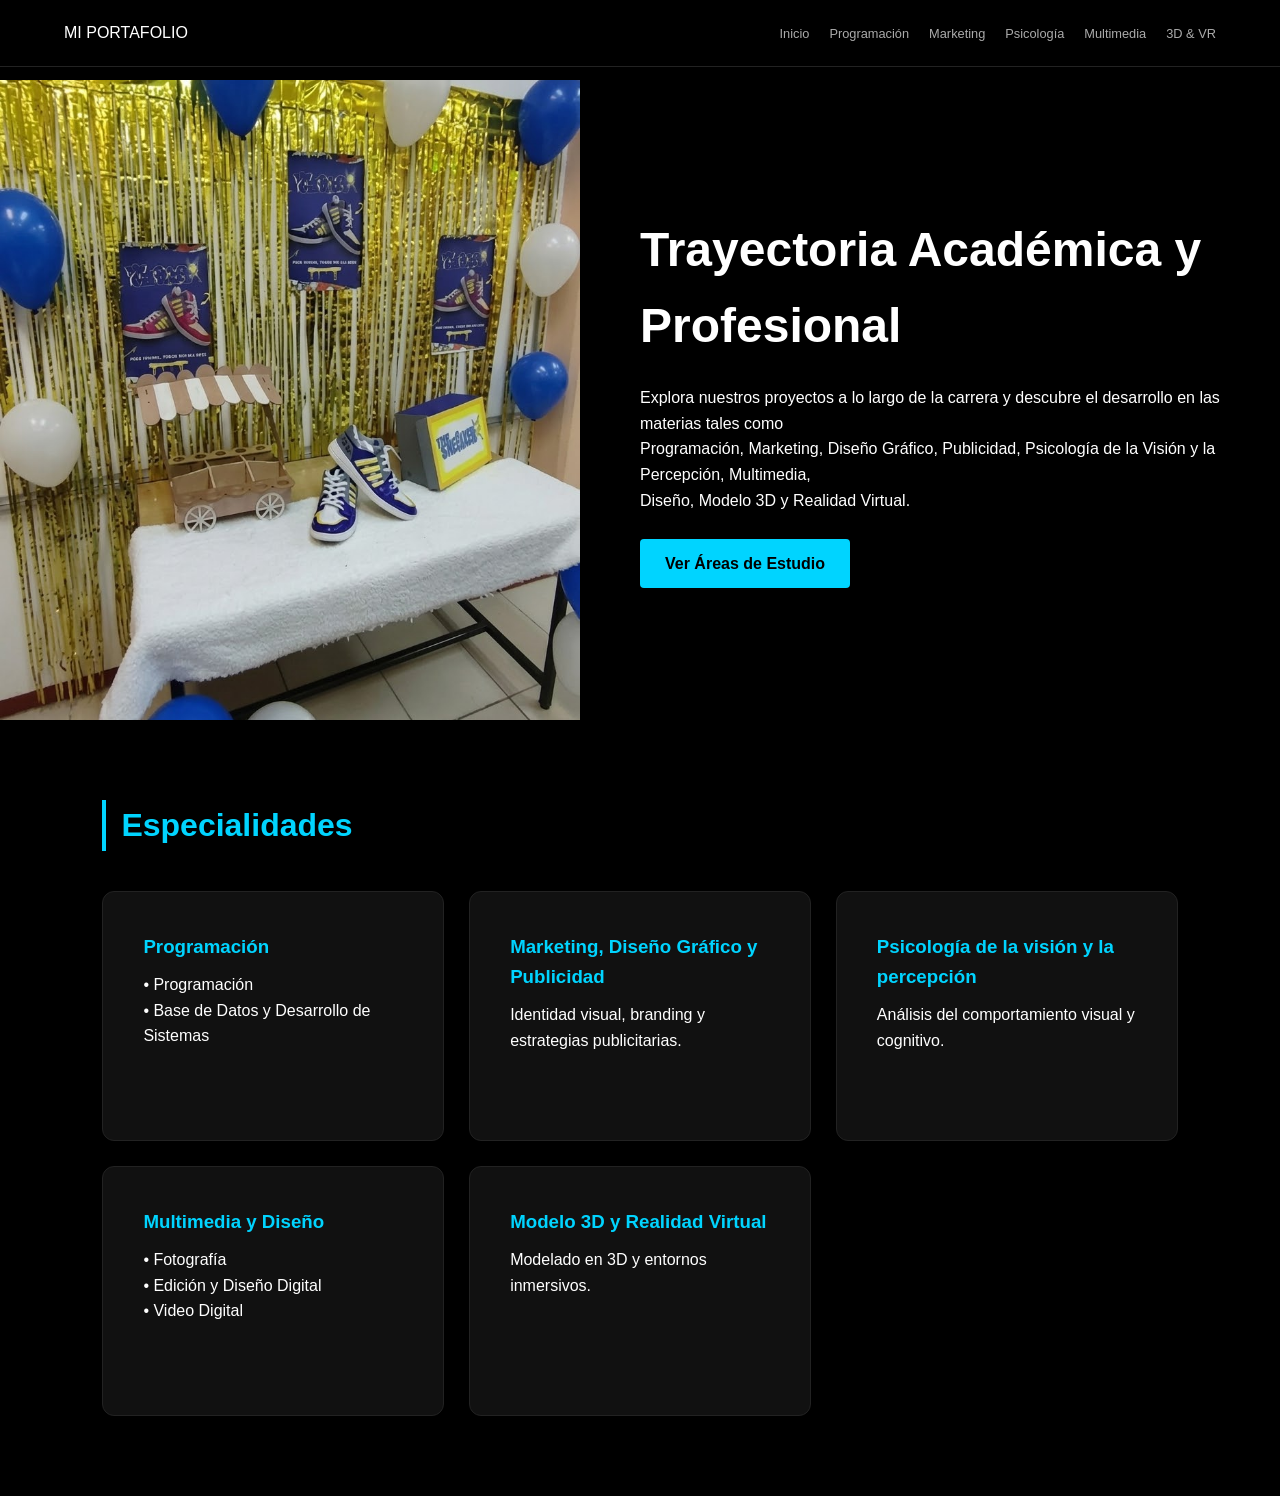
<file: index.html>
<!DOCTYPE html>
<html lang="es">
<head>
    <meta charset="UTF-8">
    <meta name="viewport" content="width=device-width, initial-scale=1.0">
    <title>Trayectoria Académica y Profesional</title>
    <link rel="stylesheet" href="style.css">
</head>
<body>

    <nav class="navbar">
        <div class="logo">MI PORTAFOLIO</div>
        <ul>
            <li><a href="index.html">Inicio</a></li>
            <li><a href="programacion.html">Programación</a></li>
            <li><a href="marketing.html">Marketing</a></li>
            <li><a href="psicologia.html">Psicología</a></li>
            <li><a href="multimedia.html">Multimedia</a></li>
            <li><a href="modelo3d.html">3D & VR</a></li>
        </ul>
    </nav>

    <header class="hero">
        <div class="hero-split">
            <div class="hero-image">
                <img src="assets/termix.jpeg" alt="Exposición de Proyectos">
            </div>
            <div class="hero-text">
                <h1>Trayectoria Académica y Profesional</h1>
                <p>Explora nuestros proyectos a lo largo de la carrera y descubre el desarrollo en las materias tales como </p>
		<p>Programación, Marketing, Diseño Gráfico, Publicidad, Psicología de la Visión y la Percepción, Multimedia,</p>
		<p>Diseño, Modelo 3D y Realidad Virtual.</p>
<br>
                <a href="#areas" class="btn-primary">Ver Áreas de Estudio</a>
            </div>
        </div>
    </header>

    <section id="areas" class="container">
        <h2 class="section-title">Especialidades</h2>
        <div class="gallery-grid">
            
            <a href="programacion.html" class="card-materia">
                <div class="overlay">
                    <h3>Programación</h3>
                    <p>• Programación<br>• Base de Datos y Desarrollo de Sistemas</p>
                </div>
            </a>

            <a href="marketing.html" class="card-materia">
                <div class="overlay">
                    <h3>Marketing, Diseño Gráfico y Publicidad</h3>
                    <p>Identidad visual, branding y estrategias publicitarias.</p>
                </div>
            </a>

            <a href="psicologia.html" class="card-materia">
                <div class="overlay">
                    <h3>Psicología de la visión y la percepción</h3>
                    <p>Análisis del comportamiento visual y cognitivo.</p>
                </div>
            </a>

            <a href="multimedia.html" class="card-materia">
                <div class="overlay">
                    <h3>Multimedia y Diseño</h3>
                    <p>• Fotografía<br>• Edición y Diseño Digital<br>• Video Digital</p>
                </div>
            </a>

            <a href="modelo3d.html" class="card-materia">
                <div class="overlay">
                    <h3>Modelo 3D y Realidad Virtual</h3>
                    <p>Modelado en 3D y entornos inmersivos.</p>
                </div>
            </a>

        </div>
    </section>

    <script src="script.js"></script>
</body>
</html>
</file>
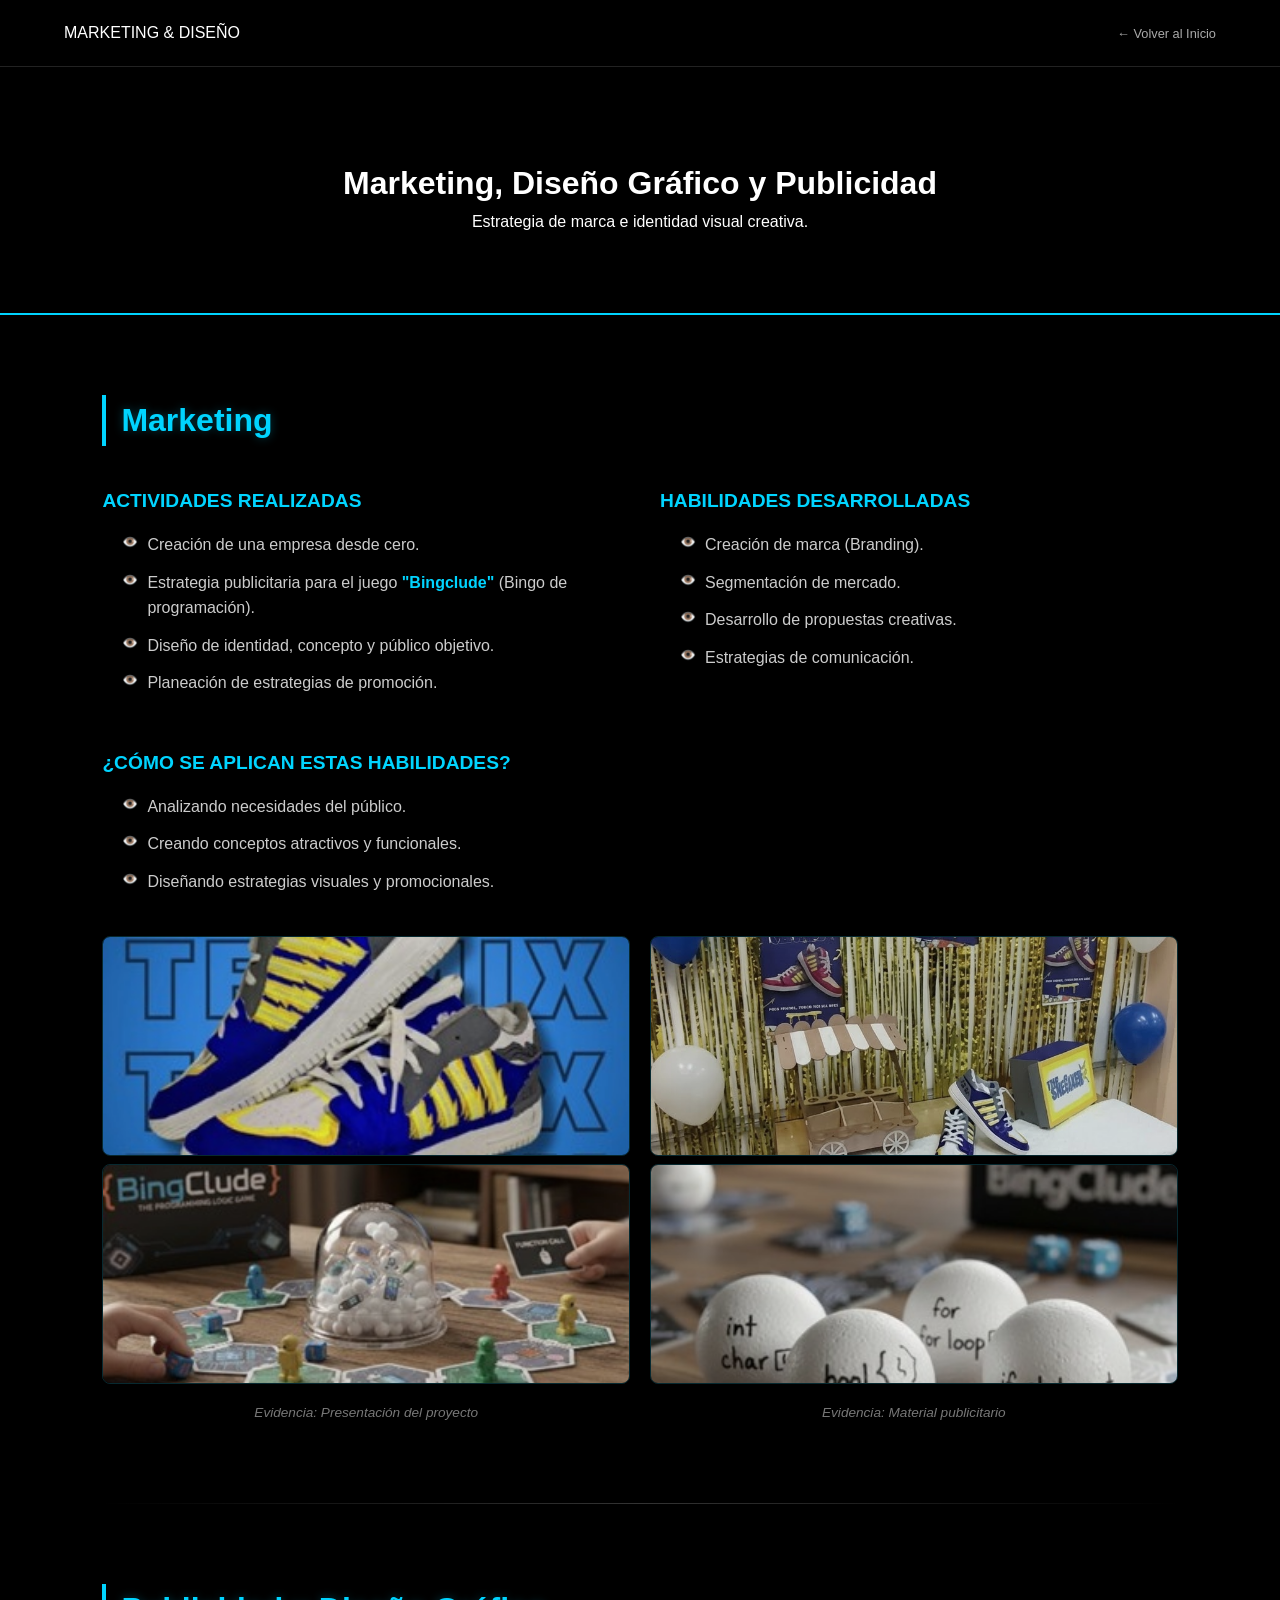
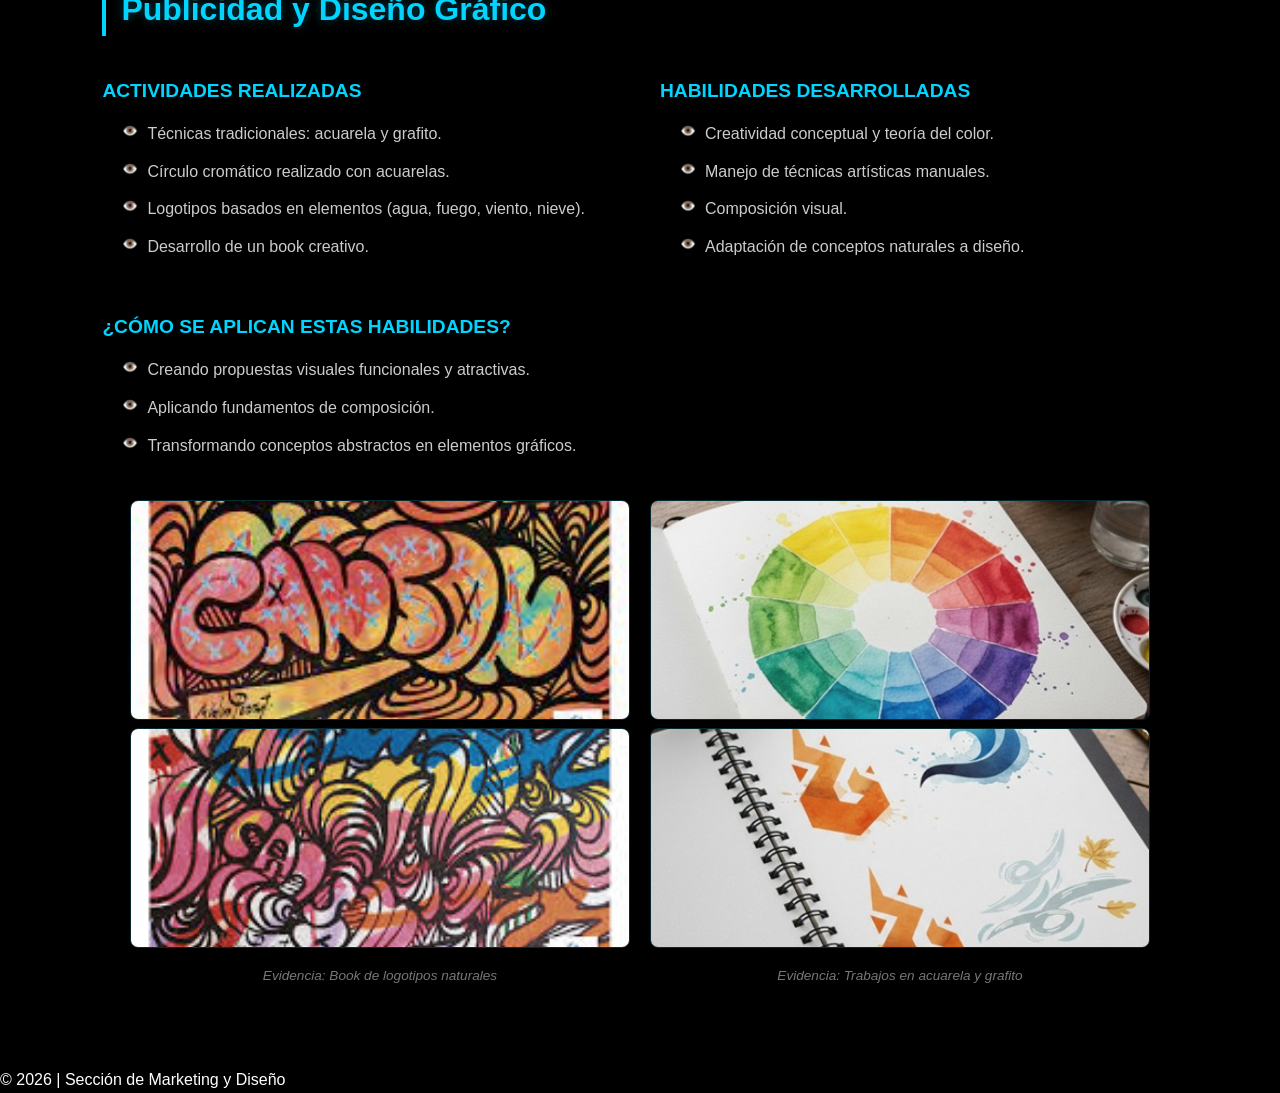
<file: marketing.html>
<!DOCTYPE html>
<html lang="es">
<head>
    <meta charset="UTF-8">
    <meta name="viewport" content="width=device-width, initial-scale=1.0">
    <title>Marketing y Diseño | Portafolio</title>
    <link rel="stylesheet" href="style.css">
</head>
<body>

    <nav class="navbar">
        <div class="logo">MARKETING & DISEÑO</div>
        <ul><li><a href="index.html">← Volver al Inicio</a></li></ul>
    </nav>

    <header class="hero-small">
        <div class="hero-content">
            <h1>Marketing, Diseño Gráfico y Publicidad</h1>
            <p>Estrategia de marca e identidad visual creativa.</p>
        </div>
    </header>

    <main class="container">
        
        <section class="info-block">
            <h2 class="section-title">Marketing</h2>
            <div class="grid-info">
                <div class="column">
                    <h3>Actividades Realizadas</h3>
                    <ul>
                        <li>Creación de una empresa desde cero.</li>
                        <li>Estrategia publicitaria para el juego <strong>"Bingclude"</strong> (Bingo de programación).</li>
                        <li>Diseño de identidad, concepto y público objetivo.</li>
                        <li>Planeación de estrategias de promoción.</li>
                    </ul>
                </div>
                <div class="column">
                    <h3>Habilidades Desarrolladas</h3>
                    <ul>
                        <li>Creación de marca (Branding).</li>
                        <li>Segmentación de mercado.</li>
                        <li>Desarrollo de propuestas creativas.</li>
                        <li>Estrategias de comunicación.</li>
                    </ul>
                </div>
                <div class="column">
                    <h3>¿Cómo se aplican estas habilidades?</h3>
                    <ul>
                        <li>Analizando necesidades del público.</li>
                        <li>Creando conceptos atractivos y funcionales.</li>
                        <li>Diseñando estrategias visuales y promocionales.</li>
                    </ul>
                </div>
            </div>
            <div class="evidence-grid">
                <div class="evidence-item">
                    <img src="assets/mark.jpeg" alt="Presentación Marketing" class="img-evidencia">
                    <img src="assets/bing.jpeg" alt="Presentación Marketing 2" class="img-evidencia">
                    <p>Evidencia: Presentación del proyecto</p>
                </div>
                <div class="evidence-item">
                    <img src="assets/termix.jpeg" alt="Material Publicitario" class="img-evidencia">
                    <img src="assets/bing2.jpeg" alt="Material Publicitario 2" class="img-evidencia">
                    <p>Evidencia: Material publicitario</p>
                </div>
            </div>
        </section>

        <hr class="separator">

        <section class="info-block">
            <h2 class="section-title">Publicidad y Diseño Gráfico</h2>
            <div class="grid-info">
                <div class="column">
                    <h3>Actividades realizadas</h3>
                    <ul>
                        <li>Técnicas tradicionales: acuarela y grafito.</li>
                        <li>Círculo cromático realizado con acuarelas.</li>
                        <li>Logotipos basados en elementos (agua, fuego, viento, nieve).</li>
                        <li>Desarrollo de un book creativo.</li>
                    </ul>
                </div>
                <div class="column">
                    <h3>Habilidades desarrolladas</h3>
                    <ul>
                        <li>Creatividad conceptual y teoría del color.</li>
                        <li>Manejo de técnicas artísticas manuales.</li>
                        <li>Composición visual.</li>
                        <li>Adaptación de conceptos naturales a diseño.</li>
                    </ul>
                </div>                
		<div class="column">
                    <h3>¿Cómo se aplican estas habilidades?</h3>
                    <ul>
                        <li>Creando propuestas visuales funcionales y atractivas.</li>
                        <li>Aplicando fundamentos de composición.</li>
                        <li>Transformando conceptos abstractos en elementos gráficos.</li>
                    </ul>
                </div>
            </div>
            <div class="evidence-grid">
                <div class="evidence-item">
                    <img src="assets/folder.jpg" alt="Book de Logotipos" class="img-evidencia">
                    <img src="assets/folder2.jpg" alt="Book de Logotipos 2" class="img-evidencia">
                    <p>Evidencia: Book de logotipos naturales</p>
                </div>
                <div class="evidence-item">
                    <img src="assets/acu.jpeg" alt="Acuarelas" class="img-evidencia">
                    <img src="assets/acu2.jpeg" alt="Acuarelas 2" class="img-evidencia">
                    <p>Evidencia: Trabajos en acuarela y grafito</p>
                </div>
            </div>
        </section>

    </main>

    <footer>
        <p>&copy; 2026 | Sección de Marketing y Diseño</p>
    </footer>

</body>
</html>
</file>
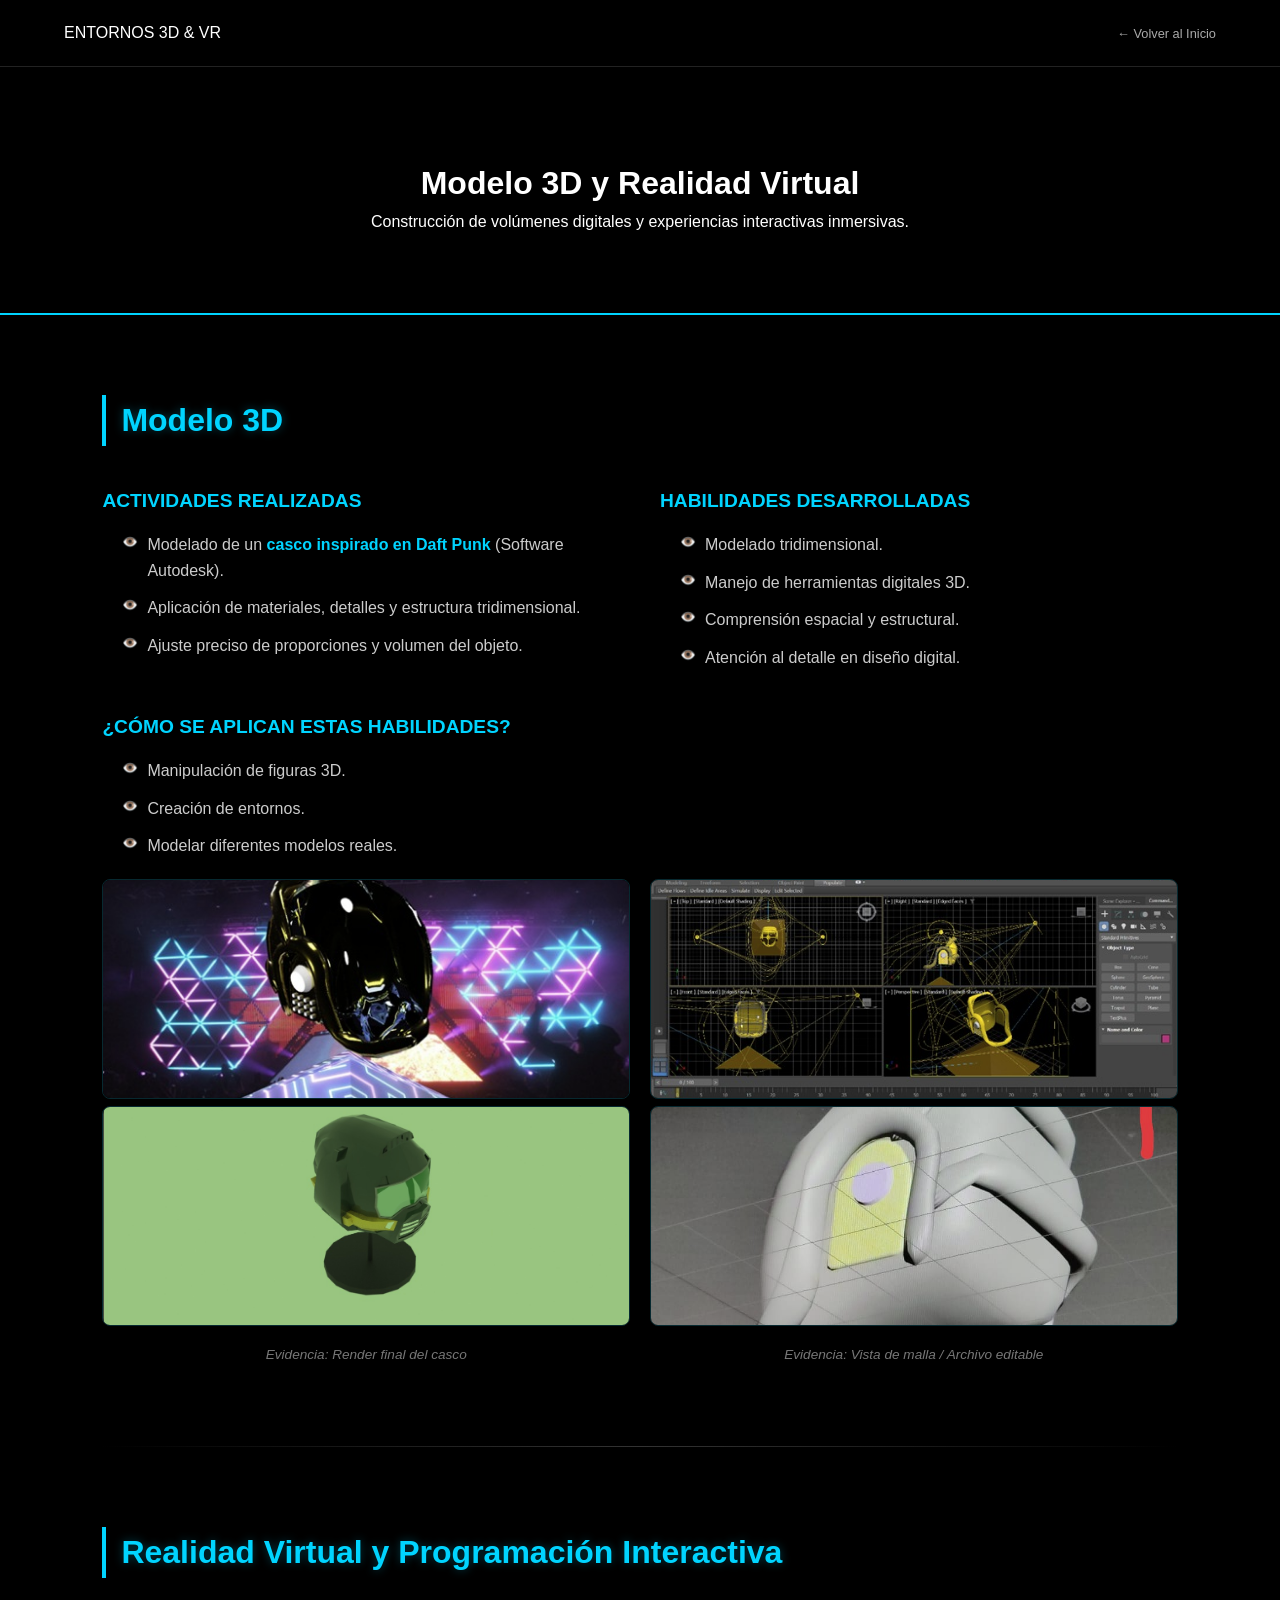
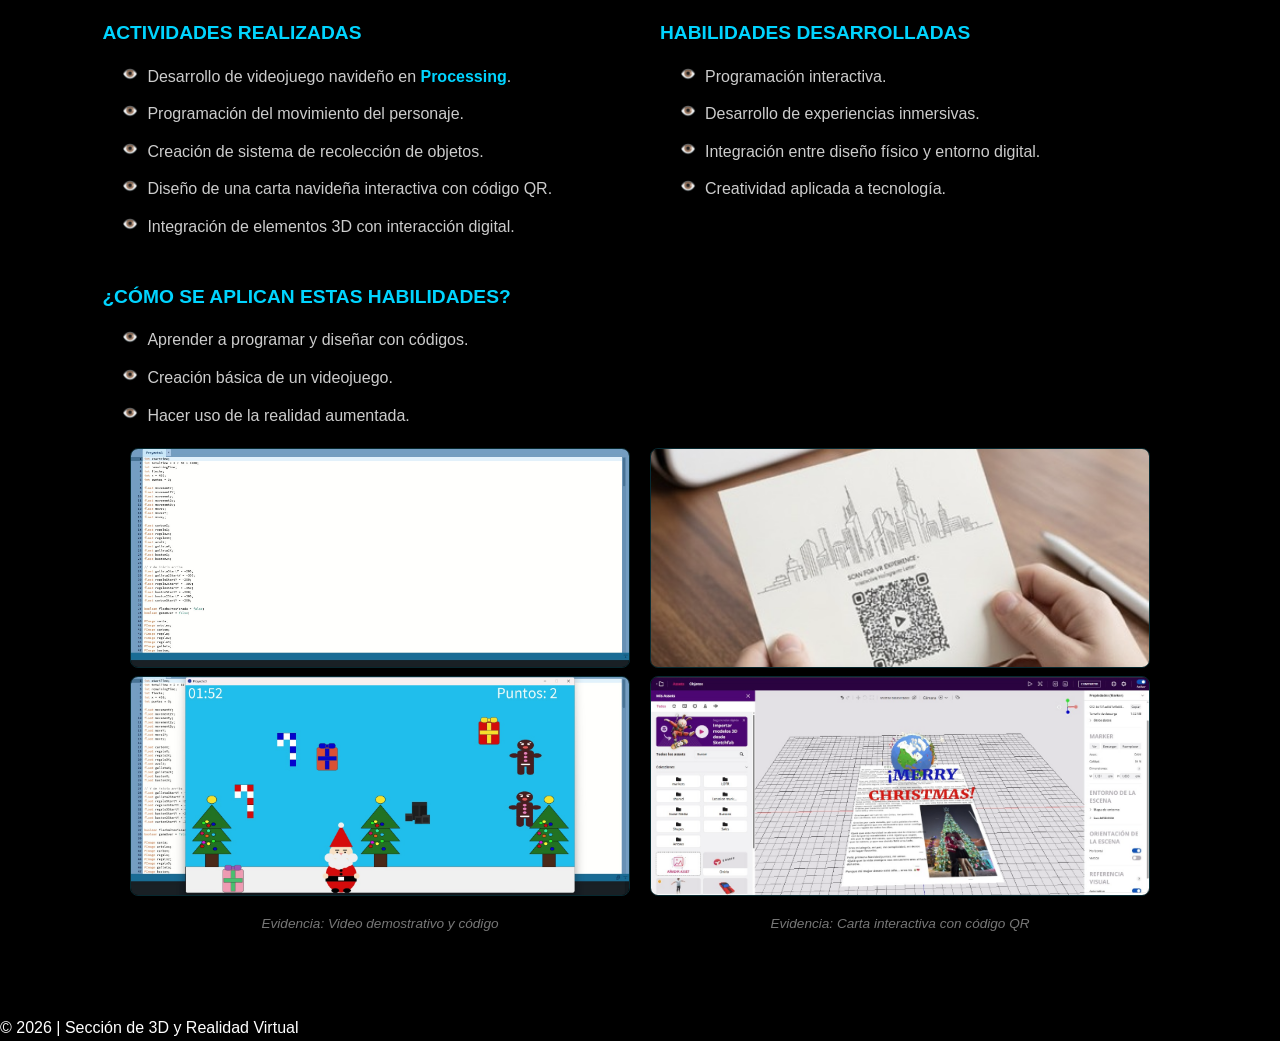
<file: modelo3d.html>
<!DOCTYPE html>
<html lang="es">
<head>
    <meta charset="UTF-8">
    <meta name="viewport" content="width=device-width, initial-scale=1.0">
    <title>3D & Realidad Virtual | Portafolio</title>
    <link rel="stylesheet" href="style.css">
</head>
<body>

    <nav class="navbar">
        <div class="logo">ENTORNOS 3D & VR</div>
        <ul><li><a href="index.html">← Volver al Inicio</a></li></ul>
    </nav>

    <header class="hero-small">
        <div class="hero-content">
            <h1>Modelo 3D y Realidad Virtual</h1>
            <p>Construcción de volúmenes digitales y experiencias interactivas inmersivas.</p>
        </div>
    </header>

    <main class="container">
        
        <section class="info-block">
            <h2 class="section-title">Modelo 3D</h2>
            <div class="grid-info">
                <div class="column">
                    <h3>Actividades realizadas</h3>
                    <ul>
                        <li>Modelado de un <strong>casco inspirado en Daft Punk</strong> (Software Autodesk).</li>
                        <li>Aplicación de materiales, detalles y estructura tridimensional.</li>
                        <li>Ajuste preciso de proporciones y volumen del objeto.</li>
                    </ul>
                </div>
                <div class="column">
                    <h3>Habilidades desarrolladas</h3>
                    <ul>
                        <li>Modelado tridimensional.</li>
                        <li>Manejo de herramientas digitales 3D.</li>
                        <li>Comprensión espacial y estructural.</li>
                        <li>Atención al detalle en diseño digital.</li>
                    </ul>
                </div>
            </div>
                <div class="column"> 
                    <h3>¿Cómo se aplican estas habilidades?</h3>
                    <ul>
                        <li>Manipulación de figuras 3D.</li>
                        <li>Creación de entornos.</li>
                        <li>Modelar diferentes modelos reales.</li>
                    </ul>
                </div>
            <div class="evidence-grid">
                <div class="evidence-item">
                    <img src="assets/dp.jpeg" alt="Render Casco" class="img-evidencia">
                    <img src="assets/doom.jpeg" alt="Render Casco 2" class="img-evidencia">
                    <p>Evidencia: Render final del casco</p>
                </div>
                <div class="evidence-item">
                    <img src="assets/malla.jpeg" alt="Malla" class="img-evidencia">
                    <img src="assets/malla2.jpeg" alt="Malla 2" class="img-evidencia">
                    <p>Evidencia: Vista de malla / Archivo editable</p>
                </div>
            </div>
        </section>

        <hr class="separator">

        <section class="info-block">
            <h2 class="section-title">Realidad Virtual y Programación Interactiva</h2>
            <div class="grid-info">
                <div class="column">
                    <h3>Actividades realizadas</h3>
                    <ul>
                        <li>Desarrollo de videojuego navideño en <strong>Processing</strong>.</li>
                        <li>Programación del movimiento del personaje.</li>
                        <li>Creación de sistema de recolección de objetos.</li>
                        <li>Diseño de una carta navideña interactiva con código QR.</li>
                        <li>Integración de elementos 3D con interacción digital.</li>
                    </ul>
                </div>
                <div class="column">
                    <h3>Habilidades desarrolladas</h3>
                    <ul>
                        <li>Programación interactiva.</li>
                        <li>Desarrollo de experiencias inmersivas.</li>
                        <li>Integración entre diseño físico y entorno digital.</li>
                        <li>Creatividad aplicada a tecnología.</li>
                    </ul>
                </div>
            </div>
                <div class="column"> 
                    <h3>¿Cómo se aplican estas habilidades?</h3>
                    <ul>
                        <li>Aprender a programar y diseñar con códigos.</li>
                        <li>Creación básica de un videojuego.</li>
                        <li>Hacer uso de la realidad aumentada.</li>
                    </ul>
                </div>

            <div class="evidence-grid">
                <div class="evidence-item">
                    <img src="assets/juego1.jpg" alt="Demo Videojuego" class="img-evidencia">
                    <img src="assets/juego.jpeg" alt="Demo Videojuego 2" class="img-evidencia">
                    <p>Evidencia: Video demostrativo y código</p>
                </div>
                <div class="evidence-item">
                    <img src="assets/qr.jpeg" alt="Carta QR" class="img-evidencia">
                    <img src="assets/carta.jpeg" alt="Carta" class="img-evidencia">
                    <p>Evidencia: Carta interactiva con código QR</p>
                </div>
            </div>
        </section>

    </main>

    <footer>
        <p>&copy; 2026 | Sección de 3D y Realidad Virtual</p>
    </footer>

</body>
</html>
</file>
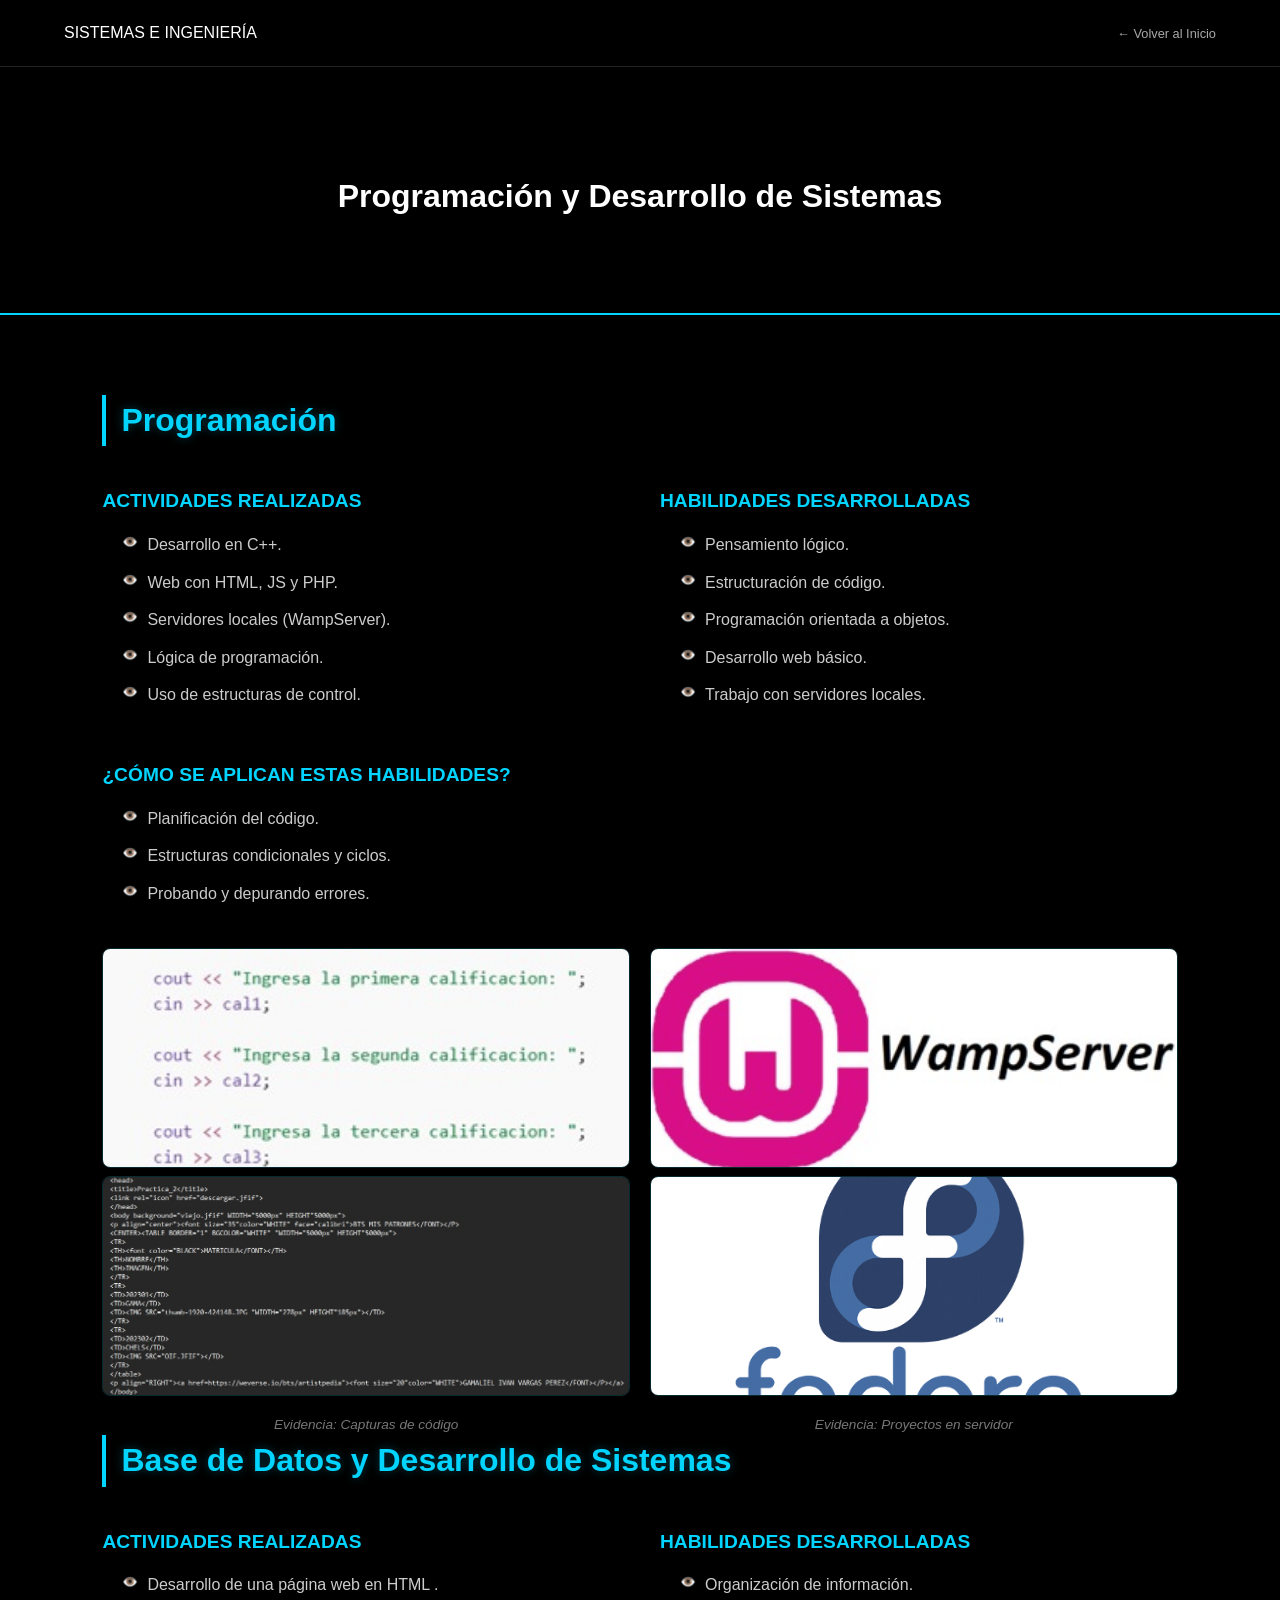
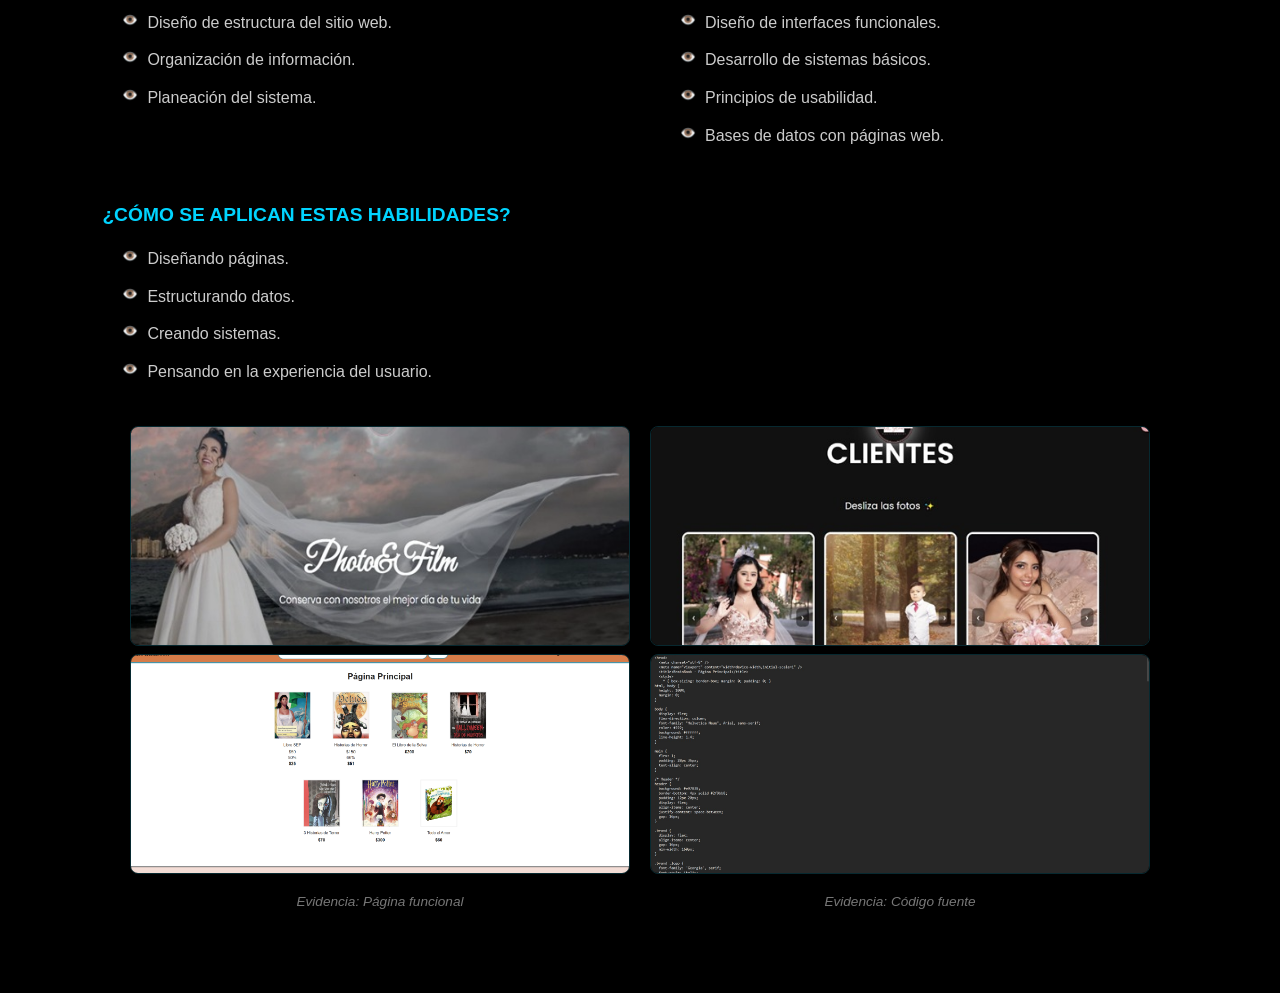
<file: programacion.html>
<!DOCTYPE html>
<html lang="es">
<head>
    <meta charset="UTF-8">
    <meta name="viewport" content="width=device-width, initial-scale=1.0">
    <title>Programación y Sistemas | Portafolio</title>
    <link rel="stylesheet" href="style.css">
</head>
<body>

    <nav class="navbar">
        <div class="logo">SISTEMAS E INGENIERÍA</div>
        <ul><li><a href="index.html">← Volver al Inicio</a></li></ul>
    </nav>

    <header class="hero-small">
        <div class="hero-content">
            <h1>Programación y Desarrollo de Sistemas</h1>
        </div>
    </header>

    <main class="container">
        <section class="info-block">
            <h2 class="section-title">Programación</h2>
            <div class="grid-info">
                <div class="column">
                    <h3>Actividades Realizadas</h3>
                    <ul>
                        <li>Desarrollo en C++.</li>
                        <li>Web con HTML, JS y PHP.</li>
                        <li>Servidores locales (WampServer).</li>
                        <li>Lógica de programación.</li>
			<li>Uso de estructuras de control.</li>
                    </ul>
                </div>
                <div class="column">
                    <h3>Habilidades Desarrolladas</h3>
                    <ul>
                        <li>Pensamiento lógico.</li>
                        <li>Estructuración de código.</li>
                        <li>Programación orientada a objetos.</li>
			<li>Desarrollo web básico.</li>
			<li>Trabajo con servidores locales.</li>
                    </ul>
                </div>
                <div class="column">
                    <h3>¿Cómo se aplican estas habilidades?</h3>
                    <ul>
                        <li>Planificación del código.</li>
                        <li>Estructuras condicionales y ciclos.</li>
                        <li>Probando y depurando errores.</li>
                    </ul>
                </div>

            </div>
            <div class="evidence-grid">
                <div class="evidence-item">
                    <img src="assets/codigo.jpeg" alt="Código C++" class="img-evidencia">
		    <img src="assets/codigo2.jpg" alt="Código 2 C++" class="img-evidencia">
                    <p>Evidencia: Capturas de código</p>
                </div>
                <div class="evidence-item">
                    <img src="assets/server.jpeg" alt="Servidor" class="img-evidencia">
		    <img src="assets/fedora.jpg" alt="Servidor 2" class="img-evidencia">
                    <p>Evidencia: Proyectos en servidor</p>
                </div>
            </div>
        </section>

        <section class="info-block">
            <h2 class="section-title">Base de Datos y Desarrollo de Sistemas</h2>
            <div class="grid-info">
                <div class="column">
                    <h3>Actividades Realizadas</h3>
                    <ul>
                        <li>Desarrollo de una página web en HTML .</li>
                        <li>Diseño de estructura del sitio web.</li>
                        <li>Organización de información.</li>
                        <li>Planeación del sistema.</li>
                    </ul>
                </div>
                <div class="column">
                    <h3>Habilidades Desarrolladas</h3>
                    <ul>
                        <li>Organización de información.</li>
                        <li>Diseño de interfaces funcionales.</li>
                        <li>Desarrollo de sistemas básicos.</li>
                        <li>Principios de usabilidad.</li>
                        <li>Bases de datos con páginas web.</li>
                    </ul>
                </div>
                <div class="column">
                    <h3>¿Cómo se aplican estas habilidades?</h3>
                    <ul>
                        <li>Diseñando páginas.</li>
                        <li>Estructurando datos.</li>
                        <li>Creando sistemas.</li>
			<li>Pensando en la experiencia del usuario.</li>
                    </ul>
                </div>
            </div>
            <div class="evidence-grid">
                <div class="evidence-item">
                    <img src="assets/pad.jpeg" alt="Web Foto" class="img-evidencia">
		    <img src="assets/pag.png" alt="Web Foto 2" class="img-evidencia">
                    <p>Evidencia: Página funcional</p>
                </div>
                <div class="evidence-item">
                    <img src="assets/html.jpeg" alt="HTML" class="img-evidencia">
		    <img src="assets/cod.jpeg" alt="HTML 2" class="img-evidencia">
                    <p>Evidencia: Código fuente</p>
                </div>
            </div>
        </section>
    </main>
</body>
</html>
</file>
<file: style.css>
:root {
    --primary-color: #00d4ff;
    --dark-bg: #000000;
    --card-bg: #111111;
    --text-white: #ffffff;
}

* { margin: 0; padding: 0; box-sizing: border-box; }

body {
    font-family: 'Segoe UI', sans-serif;
    background-color: var(--dark-bg);
    color: var(--text-white);
    line-height: 1.6;
}

/* Navbar */
.navbar {
    display: flex; justify-content: space-between; align-items: center;
    padding: 20px 5%; background: rgba(0,0,0,0.9);
    position: fixed; width: 100%; z-index: 1000; border-bottom: 1px solid #222;
}
.navbar ul { display: flex; list-style: none; }
.navbar ul li { margin-left: 20px; }
.navbar ul li a { color: #aaa; text-decoration: none; font-size: 0.8rem; transition: 0.3s; }
.navbar ul li a:hover { color: var(--primary-color); }

/* Hero Principal (Split) */
.hero { height: 80vh; display: flex; padding-top: 80px; }
.hero-split { display: flex; width: 100%; }
.hero-image { flex: 1; overflow: hidden; }
.hero-image img { width: 100%; height: 100%; object-fit: cover; }
.hero-text { flex: 1; padding: 60px; display: flex; flex-direction: column; justify-content: center; }
.hero-text h1 { font-size: 3rem; margin-bottom: 20px; }

/* Hero Interno */
.hero-small { height: 30vh; display: flex; align-items: center; justify-content: center; background: #0a0a0a; border-bottom: 2px solid var(--primary-color); padding-top: 80px; }

/* Botón */
.btn-primary {
    display: inline-block; background: var(--primary-color); color: #000;
    padding: 12px 25px; text-decoration: none; font-weight: bold; border-radius: 4px; width: fit-content;
}

/* Grid y Tarjetas */
.container { padding: 80px 8%; max-width: 1400px; margin: auto; }
.gallery-grid { display: grid; grid-template-columns: repeat(auto-fit, minmax(300px, 1fr)); gap: 25px; }
.card-materia { 
    background: var(--card-bg); border: 1px solid #222; padding: 40px; min-height: 250px;
    text-decoration: none; color: white; border-radius: 12px; transition: 0.4s;
}
.card-materia:hover { border-color: var(--primary-color); transform: translateY(-10px); }
.overlay h3 { color: var(--primary-color); margin-bottom: 10px; }

/* Secciones Internas */
.grid-info { display: grid; grid-template-columns: 1fr 1fr; gap: 30px; margin: 20px 0; }
.column h3 { color: var(--primary-color); margin-bottom: 10px; font-size: 1rem; }
.column ul { padding-left: 20px; color: #ccc; }
.evidence-grid { display: grid; grid-template-columns: 1fr 1fr; gap: 20px; margin-top: 20px; }
.img-evidencia { width: 100%; height: 200px; object-fit: cover; border-radius: 8px; border: 1px solid #333; }
.evidence-item p { text-align: center; font-size: 0.8rem; margin-top: 10px; color: #777; }

/* =========================================
   ESTILOS ESPECÍFICOS PARA MARKETING
   ========================================= */

/* Hero con degradado para legibilidad */
.hero-small { 
    height: 35vh; 
    display: flex; 
    align-items: center; 
    justify-content: center; 
    background: linear-gradient(rgba(0,0,0,0.7), rgba(0,0,0,0.7));
    border-bottom: 2px solid var(--primary-color); 
    padding-top: 80px; 
    text-align: center;
}

/* Títulos de sección con acento lateral */
.section-title { 
    color: var(--primary-color); 
    margin-bottom: 40px; 
    font-size: 2rem; 
    border-left: 4px solid var(--primary-color); 
    padding-left: 15px; 
}

/* Organización de Actividades y Habilidades en 2 columnas */
.grid-info { 
    display: grid; 
    grid-template-columns: 1fr 1fr; 
    gap: 40px; 
    margin-bottom: 30px; 
}

.column h3 { 
    color: var(--primary-color); 
    margin-bottom: 15px; 
    font-size: 1.2rem; 
    text-transform: uppercase; 
}

.column ul { 
    list-style: none; 
    color: #ccc; 
}

.column ul li { 
    margin-bottom: 12px; 
    padding-left: 15px; 
    border-left: 2px solid #333; 
    transition: 0.3s;
}

.column ul li:hover {
    border-left-color: var(--primary-color);
    color: var(--text-white);
}

/* Caja de Aplicación de Habilidades */
.application-box { 
    background: #111; 
    padding: 25px; 
    border-radius: 8px; 
    border: 1px solid #222; 
    margin: 30px 0; 
}

.application-box h3 { 
    margin-bottom: 10px; 
    color: var(--primary-color); 
}

/* Grid de Evidencias (Imágenes) */
.evidence-grid { 
    display: grid; 
    grid-template-columns: repeat(auto-fit, minmax(250px, 1fr)); 
    gap: 20px; 
}

.img-evidencia { 
    width: 100%; 
    height: 220px; 
    object-fit: cover; 
    border-radius: 8px; 
    border: 1px solid #333; 
    transition: 0.4s ease; 
}

.img-evidencia:hover { 
    border-color: var(--primary-color); 
    transform: scale(1.03); 
    filter: brightness(1.1);
}

.evidence-item p { 
    text-align: center; 
    font-size: 0.85rem; 
    margin-top: 10px; 
    color: #777; 
    font-style: italic;
}

/* Separador entre Marketing y Diseño Gráfico */
.separator { 
    border: 0; 
    border-top: 1px solid #222; 
    margin: 60px 0; 
}

/* =========================================
   ESTILOS ESPECÍFICOS PARA PSICOLOGÍA
   ========================================= */

/* Color temático para Psicología (puedes ajustarlo si prefieres otro tono) */
.psicologia-theme {
    --primary-color: #a29bfe; /* Un tono púrpura/lavanda relacionado con la psicología */
}

/* Efecto sutil de pulso para las evidencias de esta página */
.evidence-item img {
    filter: grayscale(20%);
    transition: 0.5s ease;
}

.evidence-item img:hover {
    filter: grayscale(0%);
    box-shadow: 0 0 20px rgba(162, 155, 254, 0.4);
}

/* Estilo para las listas de habilidades psicofísicas */
.column ul li {
    position: relative;
    padding-left: 25px;
    border-left: none; /* Quitamos el borde simple anterior */
}

.column ul li::before {
    content: '👁️'; /* Icono de ojo para psicología de la visión */
    position: absolute;
    left: 0;
    font-size: 0.8rem;
}

/* =========================================
   ESTILOS ESPECÍFICOS PARA MULTIMEDIA
   ========================================= */

/* Color temático para Multimedia (Cyan/Brillante) */
.multimedia-highlight {
    color: var(--primary-color);
    font-weight: bold;
}

/* Ajuste para el grid de evidencias en video (centrado si es uno solo) */
.info-block:last-of-type .evidence-grid {
    display: flex;
    justify-content: center;
}

.info-block:last-of-type .evidence-item {
    max-width: 500px;
    width: 100%;
}

/* Efecto Hover para trabajos de diseño */
.img-evidencia {
    filter: saturate(0.8);
}

.img-evidencia:hover {
    filter: saturate(1.2);
    box-shadow: 0 10px 20px rgba(0, 212, 255, 0.3);
}

/* Estilo para los separadores entre las 3 áreas */
.separator {
    border: 0;
    height: 1px;
    background: linear-gradient(to right, transparent, #333, transparent);
    margin: 80px 0;
}

/* =========================================
   ESTILOS ESPECÍFICOS PARA 3D Y VR
   ========================================= */

/* Efecto de brillo tecnológico para los títulos de esta sección */
.info-block h2 {
    text-shadow: 0 0 10px rgba(0, 212, 255, 0.3);
}

/* Estilo para representar profundidad en las evidencias */
.evidence-item {
    perspective: 1000px;
}

.img-evidencia {
    border: 1px solid rgba(0, 212, 255, 0.2);
    box-shadow: 0 4px 15px rgba(0,0,0,0.5);
    transition: transform 0.5s cubic-bezier(0.2, 1, 0.3, 1);
}

.img-evidencia:hover {
    transform: rotateX(5deg) rotateY(-5deg) scale(1.05);
    border-color: var(--primary-color);
    box-shadow: 0 10px 30px rgba(0, 212, 255, 0.4);
}

/* Ajuste de lista para destacar herramientas de software */
.column ul li strong {
    color: var(--primary-color);
    font-weight: 600;
}

/* Ajuste para que el video no se salga */
.video-container-fix {
    width: 100%;
    overflow: hidden;
    border-radius: 8px; /* Para que combine con tus otras fotos */
}

.video-evidencia {
    width: 100%;    /* Obliga al video a respetar el ancho de la columna */
    height: auto;   /* Mantiene la proporción original */
    display: block;
}
</file>
